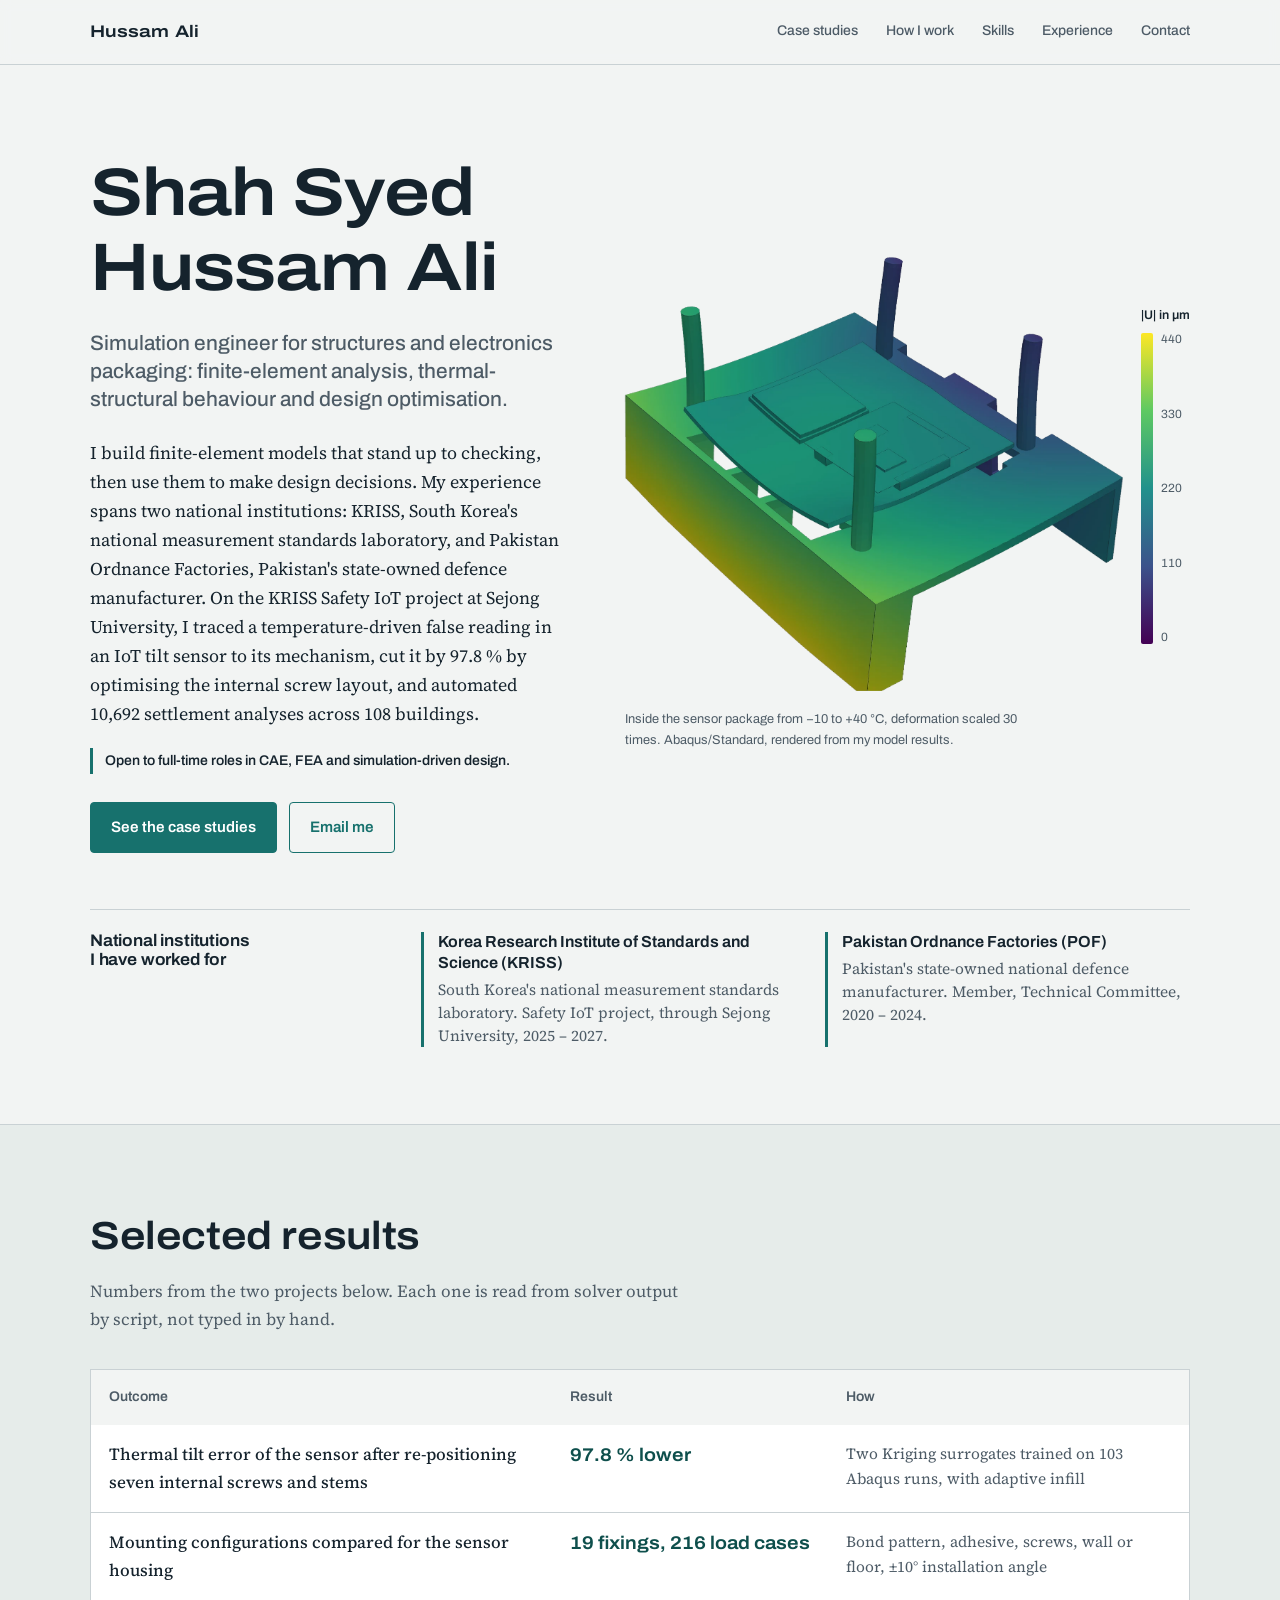
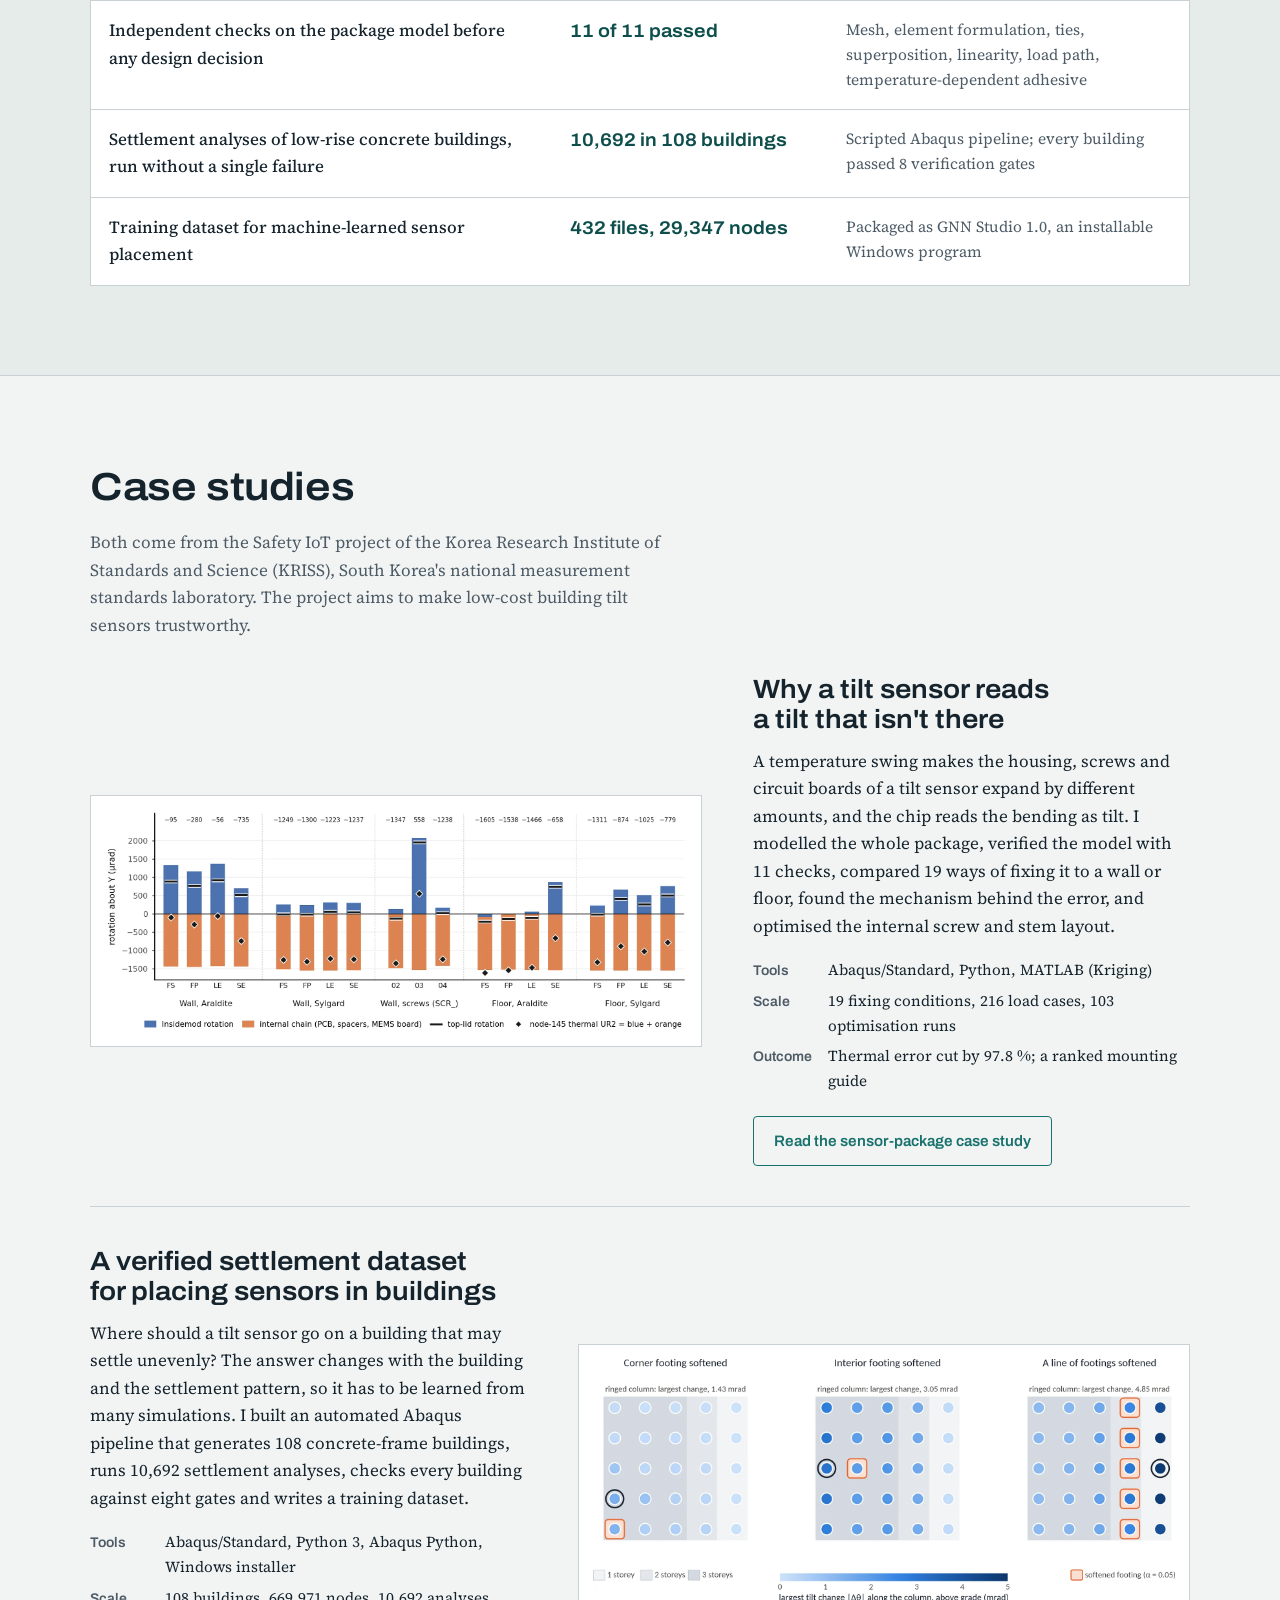
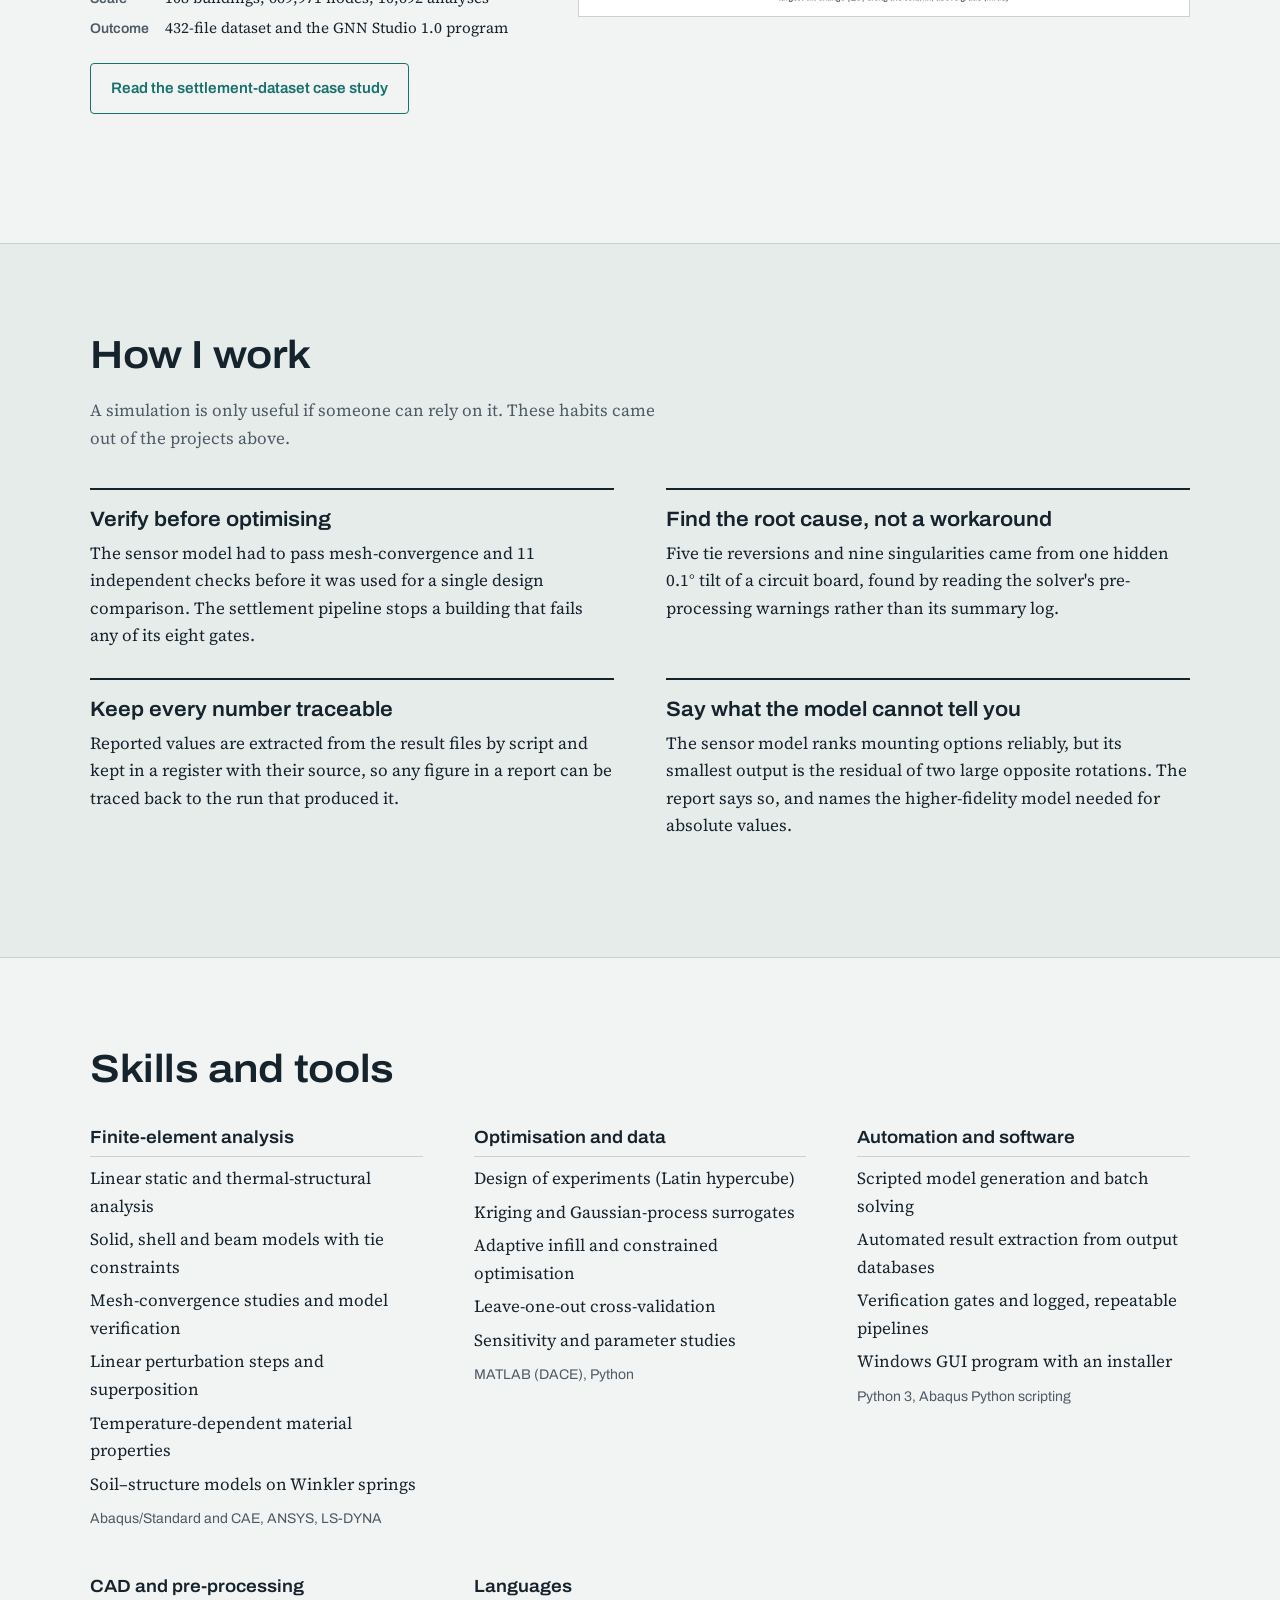
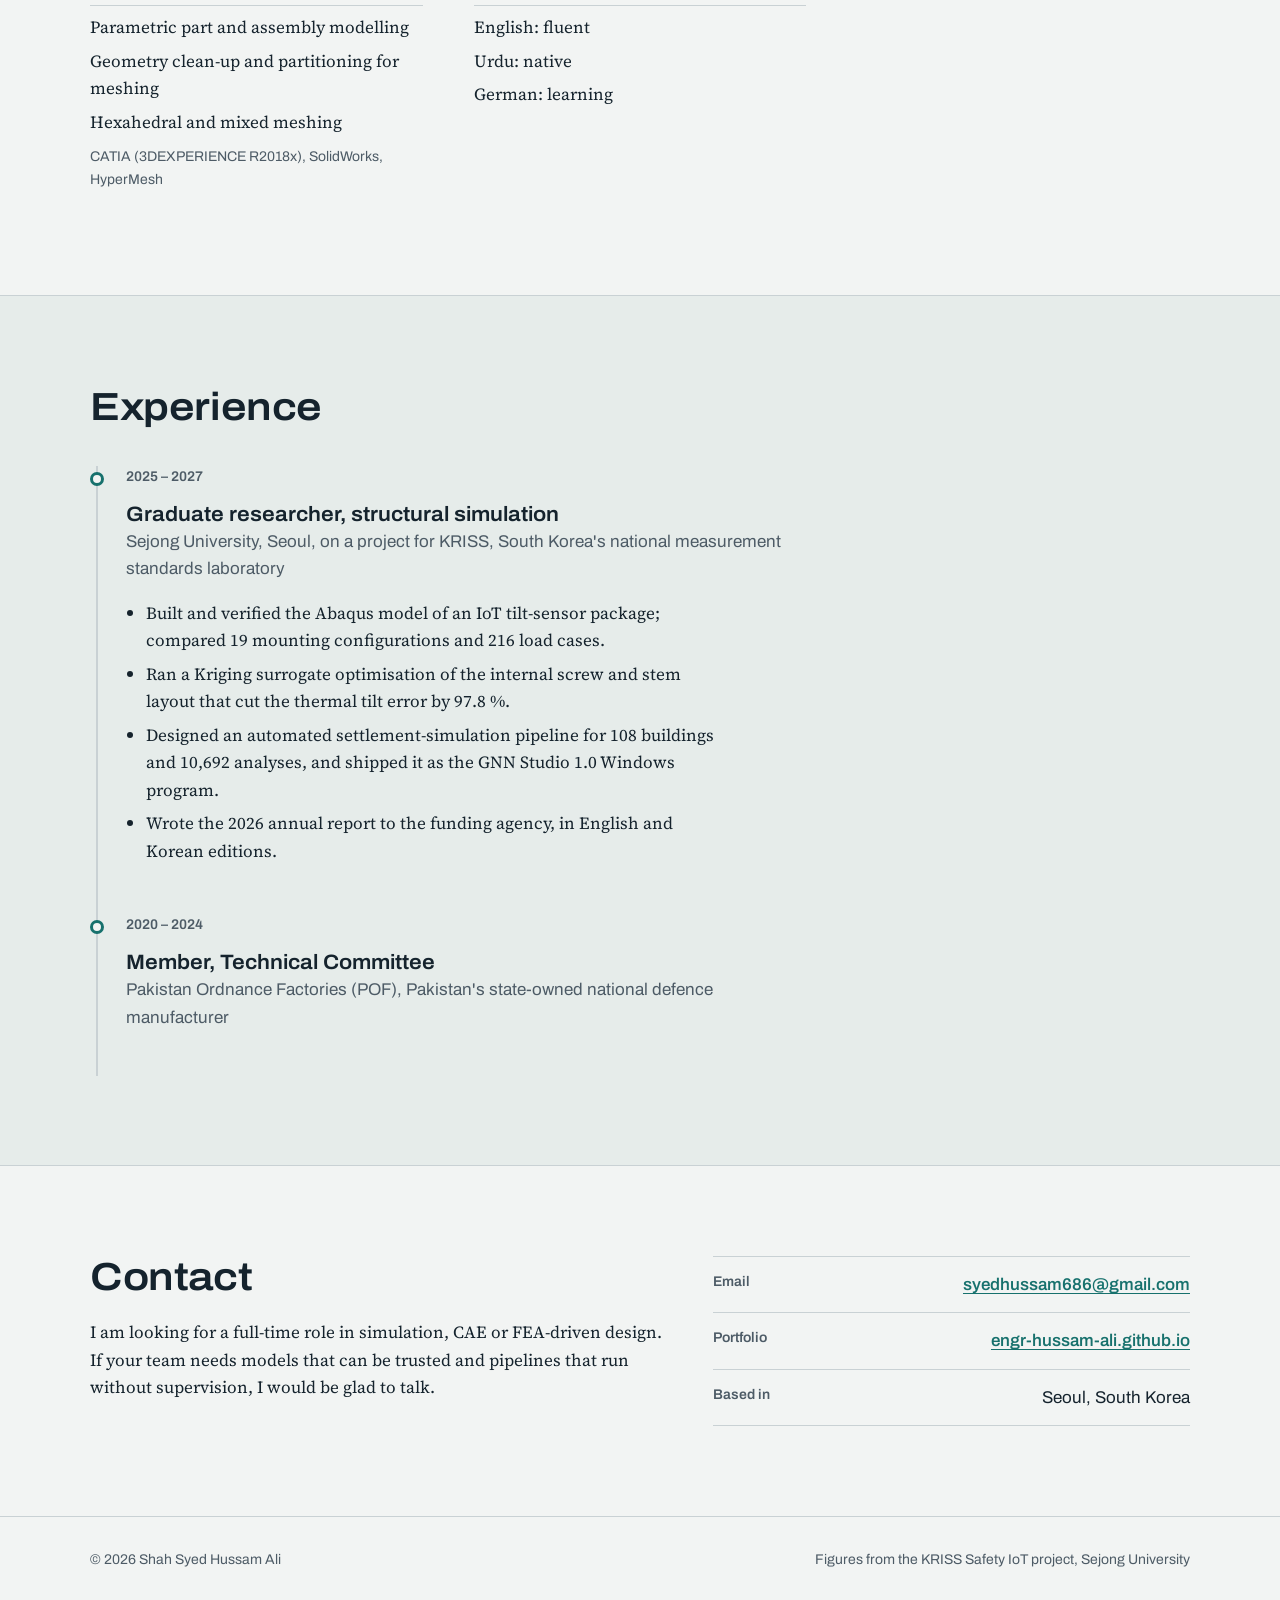
<file: index.html>
<!doctype html>
<html lang="en">
<head>
<meta charset="utf-8">
<meta name="viewport" content="width=device-width, initial-scale=1">
<title>Shah Syed Hussam Ali – Simulation Engineer (FEA, thermal-structural, optimisation)</title>
<meta name="description" content="Portfolio of Shah Syed Hussam Ali, simulation engineer with experience at KRISS (South Korea's national measurement standards laboratory) and Pakistan Ordnance Factories: Abaqus finite-element analysis, thermal-structural behaviour of electronics packaging, Kriging-based design optimisation and automated analysis pipelines. Open to full-time simulation and CAE roles.">
<link rel="canonical" href="https://engr-hussam-ali.github.io/">
<meta property="og:type" content="website">
<meta property="og:title" content="Shah Syed Hussam Ali – Simulation Engineer">
<meta property="og:description" content="FEA, thermal-structural analysis, surrogate-based design optimisation and analysis automation. Case studies with real model results.">
<meta property="og:url" content="https://engr-hussam-ali.github.io/">
<meta property="og:image" content="https://engr-hussam-ali.github.io/assets/img/og-image.png">
<meta name="twitter:card" content="summary_large_image">
<meta name="theme-color" content="#F2F4F3">
<link rel="icon" href="assets/img/favicon.svg" type="image/svg+xml">
<link rel="preload" href="assets/fonts/archivo-latin-standard-normal.woff2" as="font" type="font/woff2" crossorigin>
<link rel="stylesheet" href="assets/css/site.css">
<script type="application/ld+json">
{
  "@context": "https://schema.org",
  "@type": "Person",
  "name": "Shah Syed Hussam Ali",
  "jobTitle": "Simulation Engineer",
  "url": "https://engr-hussam-ali.github.io/",
  "email": "mailto:syedhussam686@gmail.com",
  "affiliation": { "@type": "CollegeOrUniversity", "name": "Sejong University" },
  "knowsAbout": ["Finite element analysis", "Abaqus", "Thermal-structural analysis", "Design optimisation", "Kriging surrogate models", "Design of experiments", "Python", "MATLAB"]
}
</script>
</head>
<body>
<a class="skip" href="#main">Skip to content</a>

<header class="site-header">
  <div class="wrap">
    <a class="wordmark" href="index.html">Hussam Ali</a>
    <button class="nav-toggle" aria-expanded="false" aria-controls="site-nav">Menu</button>
    <nav class="nav" id="site-nav" aria-label="Main">
      <a href="#work">Case studies</a>
      <a href="#approach">How I work</a>
      <a href="#skills">Skills</a>
      <a href="#experience">Experience</a>
      <a href="#contact">Contact</a>
    </nav>
  </div>
</header>

<main id="main">

<section class="hero">
  <div class="wrap">
    <div class="hero-text">
      <h1><span>Shah Syed</span> <span>Hussam Ali</span></h1>
      <p class="role">Simulation engineer for structures and electronics packaging: finite-element analysis, thermal-structural behaviour and design optimisation.</p>
      <p class="lede">I build finite-element models that stand up to checking, then use them to make design decisions. My experience spans two national institutions: KRISS, South Korea's national measurement standards laboratory, and Pakistan Ordnance Factories, Pakistan's state-owned defence manufacturer. On the KRISS Safety IoT project at Sejong University, I traced a temperature-driven false reading in an IoT tilt sensor to its mechanism, cut it by 97.8&nbsp;% by optimising the internal screw layout, and automated 10,692 settlement analyses across 108 buildings.</p>
      <p class="availability">Open to full-time roles in CAE, FEA and simulation-driven design.</p>
      <div class="actions">
        <a class="btn primary" href="#work">See the case studies</a>
        <a class="btn" href="mailto:syedhussam686@gmail.com">Email me</a>
      </div>
    </div>
    <figure class="hero-figure">
      <img src="assets/img/hero-package.webp" width="1400" height="1221"
           alt="Finite-element result: the board stack, housing frame and four stems of the tilt-sensor package, deformed under a 50 °C temperature rise and coloured by displacement from dark purple (none) to yellow (largest).">
      <div class="legend" aria-hidden="true">
        <span class="legend-title">|U| in µm</span>
        <span class="legend-bar"></span>
        <span class="legend-ticks"><span>0</span><span>110</span><span>220</span><span>330</span><span>440</span></span>
      </div>
      <figcaption>Inside the sensor package from −10 to +40&nbsp;°C, deformation scaled 30 times. Abaqus/Standard, rendered from my model results.</figcaption>
    </figure>
  </div>
  <div class="wrap orgs-wrap">
    <section class="orgs" aria-labelledby="orgs-h">
      <h2 id="orgs-h">National institutions I have worked for</h2>
      <div class="org">
        <p class="org-name">Korea Research Institute of Standards and Science (KRISS)</p>
        <p class="org-what">South Korea's national measurement standards laboratory. Safety IoT project, through Sejong University, 2025 – 2027.</p>
      </div>
      <div class="org">
        <p class="org-name">Pakistan Ordnance Factories (POF)</p>
        <p class="org-what">Pakistan's state-owned national defence manufacturer. Member, Technical Committee, 2020 – 2024.</p>
      </div>
    </section>
  </div>
</section>

<section class="section band" id="results" aria-labelledby="results-h">
  <div class="wrap">
    <div class="section-intro">
      <h2 id="results-h">Selected results</h2>
      <p>Numbers from the two projects below. Each one is read from solver output by script, not typed in by hand.</p>
    </div>
    <div class="table-scroll">
    <table class="results">
      <thead><tr><th scope="col">Outcome</th><th scope="col">Result</th><th scope="col">How</th></tr></thead>
      <tbody>
        <tr><th scope="row">Thermal tilt error of the sensor after re-positioning seven internal screws and stems</th><td class="value">97.8&nbsp;% lower</td><td class="method">Two Kriging surrogates trained on 103 Abaqus runs, with adaptive infill</td></tr>
        <tr><th scope="row">Mounting configurations compared for the sensor housing</th><td class="value">19 fixings, 216 load cases</td><td class="method">Bond pattern, adhesive, screws, wall or floor, ±10° installation angle</td></tr>
        <tr><th scope="row">Independent checks on the package model before any design decision</th><td class="value">11 of 11 passed</td><td class="method">Mesh, element formulation, ties, superposition, linearity, load path, temperature-dependent adhesive</td></tr>
        <tr><th scope="row">Settlement analyses of low-rise concrete buildings, run without a single failure</th><td class="value">10,692 in 108 buildings</td><td class="method">Scripted Abaqus pipeline; every building passed 8 verification gates</td></tr>
        <tr><th scope="row">Training dataset for machine-learned sensor placement</th><td class="value">432 files, 29,347 nodes</td><td class="method">Packaged as GNN Studio 1.0, an installable Windows program</td></tr>
      </tbody>
    </table>
    </div>
  </div>
</section>

<section class="section" id="work" aria-labelledby="work-h">
  <div class="wrap">
    <div class="section-intro">
      <h2 id="work-h">Case studies</h2>
      <p>Both come from the Safety IoT project of the Korea Research Institute of Standards and Science (KRISS), South Korea's national measurement standards laboratory. The project aims to make low-cost building tilt sensors trustworthy.</p>
    </div>

    <article class="case">
      <figure class="case-figure">
        <img src="assets/img/fig-2-12.webp" width="1800" height="685" loading="lazy"
             alt="Bar chart for 19 fixing conditions showing how the housing rotation (blue) cancels part of the internal board rotation (orange), giving the sensor's thermal output.">
      </figure>
      <div>
        <h3><a href="tilt-sensor.html">Why a tilt sensor reads a tilt that isn't there</a></h3>
        <p>A temperature swing makes the housing, screws and circuit boards of a tilt sensor expand by different amounts, and the chip reads the bending as tilt. I modelled the whole package, verified the model with 11 checks, compared 19 ways of fixing it to a wall or floor, found the mechanism behind the error, and optimised the internal screw and stem layout.</p>
        <dl class="facts">
          <dt>Tools</dt><dd>Abaqus/Standard, Python, MATLAB (Kriging)</dd>
          <dt>Scale</dt><dd>19 fixing conditions, 216 load cases, 103 optimisation runs</dd>
          <dt>Outcome</dt><dd>Thermal error cut by 97.8&nbsp;%; a ranked mounting guide</dd>
        </dl>
        <a class="btn" href="tilt-sensor.html">Read the sensor-package case study</a>
      </div>
    </article>

    <article class="case flip">
      <figure class="case-figure">
        <img src="assets/img/fig-2-18.webp" width="1800" height="752" loading="lazy"
             alt="Plan views of building B34 showing the largest tilt change along each column for three settlement patterns; the column with the largest change moves with the pattern.">
      </figure>
      <div>
        <h3><a href="settlement-dataset.html">A verified settlement dataset for placing sensors in buildings</a></h3>
        <p>Where should a tilt sensor go on a building that may settle unevenly? The answer changes with the building and the settlement pattern, so it has to be learned from many simulations. I built an automated Abaqus pipeline that generates 108 concrete-frame buildings, runs 10,692 settlement analyses, checks every building against eight gates and writes a training dataset.</p>
        <dl class="facts">
          <dt>Tools</dt><dd>Abaqus/Standard, Python 3, Abaqus Python, Windows installer</dd>
          <dt>Scale</dt><dd>108 buildings, 669,971 nodes, 10,692 analyses</dd>
          <dt>Outcome</dt><dd>432-file dataset and the GNN Studio 1.0 program</dd>
        </dl>
        <a class="btn" href="settlement-dataset.html">Read the settlement-dataset case study</a>
      </div>
    </article>
  </div>
</section>

<section class="section band" id="approach" aria-labelledby="approach-h">
  <div class="wrap">
    <div class="section-intro">
      <h2 id="approach-h">How I work</h2>
      <p>A simulation is only useful if someone can rely on it. These habits came out of the projects above.</p>
    </div>
    <div class="principles">
      <div class="principle">
        <h3>Verify before optimising</h3>
        <p>The sensor model had to pass mesh-convergence and 11 independent checks before it was used for a single design comparison. The settlement pipeline stops a building that fails any of its eight gates.</p>
      </div>
      <div class="principle">
        <h3>Find the root cause, not a workaround</h3>
        <p>Five tie reversions and nine singularities came from one hidden 0.1° tilt of a circuit board, found by reading the solver's pre-processing warnings rather than its summary log.</p>
      </div>
      <div class="principle">
        <h3>Keep every number traceable</h3>
        <p>Reported values are extracted from the result files by script and kept in a register with their source, so any figure in a report can be traced back to the run that produced it.</p>
      </div>
      <div class="principle">
        <h3>Say what the model cannot tell you</h3>
        <p>The sensor model ranks mounting options reliably, but its smallest output is the residual of two large opposite rotations. The report says so, and names the higher-fidelity model needed for absolute values.</p>
      </div>
    </div>
  </div>
</section>

<section class="section" id="skills" aria-labelledby="skills-h">
  <div class="wrap">
    <div class="section-intro"><h2 id="skills-h">Skills and tools</h2></div>
    <div class="skills">
      <div>
        <h3>Finite-element analysis</h3>
        <ul>
          <li>Linear static and thermal-structural analysis</li>
          <li>Solid, shell and beam models with tie constraints</li>
          <li>Mesh-convergence studies and model verification</li>
          <li>Linear perturbation steps and superposition</li>
          <li>Temperature-dependent material properties</li>
          <li>Soil–structure models on Winkler springs</li>
        </ul>
        <p class="tools">Abaqus/Standard and CAE, ANSYS, LS-DYNA</p>
      </div>
      <div>
        <h3>Optimisation and data</h3>
        <ul>
          <li>Design of experiments (Latin hypercube)</li>
          <li>Kriging and Gaussian-process surrogates</li>
          <li>Adaptive infill and constrained optimisation</li>
          <li>Leave-one-out cross-validation</li>
          <li>Sensitivity and parameter studies</li>
        </ul>
        <p class="tools">MATLAB (DACE), Python</p>
      </div>
      <div>
        <h3>Automation and software</h3>
        <ul>
          <li>Scripted model generation and batch solving</li>
          <li>Automated result extraction from output databases</li>
          <li>Verification gates and logged, repeatable pipelines</li>
          <li>Windows GUI program with an installer</li>
        </ul>
        <p class="tools">Python 3, Abaqus Python scripting</p>
      </div>
      <div>
        <h3>CAD and pre-processing</h3>
        <ul>
          <li>Parametric part and assembly modelling</li>
          <li>Geometry clean-up and partitioning for meshing</li>
          <li>Hexahedral and mixed meshing</li>
        </ul>
        <p class="tools">CATIA (3DEXPERIENCE R2018x), SolidWorks, HyperMesh</p>
      </div>
      <div>
        <h3>Languages</h3>
        <ul>
          <li>English: fluent</li>
          <li>Urdu: native</li>
          <li>German: learning</li>
        </ul>
      </div>
    </div>
  </div>
</section>

<section class="section band" id="experience" aria-labelledby="experience-h">
  <div class="wrap">
    <div class="section-intro"><h2 id="experience-h">Experience</h2></div>
    <div class="timeline">
      <div class="entry">
        <p class="when">2025 – 2027</p>
        <h3>Graduate researcher, structural simulation</h3>
        <p class="where">Sejong University, Seoul, on a project for KRISS, South Korea's national measurement standards laboratory</p>
        <ul>
          <li>Built and verified the Abaqus model of an IoT tilt-sensor package; compared 19 mounting configurations and 216 load cases.</li>
          <li>Ran a Kriging surrogate optimisation of the internal screw and stem layout that cut the thermal tilt error by 97.8&nbsp;%.</li>
          <li>Designed an automated settlement-simulation pipeline for 108 buildings and 10,692 analyses, and shipped it as the GNN Studio 1.0 Windows program.</li>
          <li>Wrote the 2026 annual report to the funding agency, in English and Korean editions.</li>
        </ul>
      </div>
      <div class="entry">
        <p class="when">2020 – 2024</p>
        <h3>Member, Technical Committee</h3>
        <p class="where">Pakistan Ordnance Factories (POF), Pakistan's state-owned national defence manufacturer</p>
      </div>
    </div>
  </div>
</section>

<section class="section" id="contact" aria-labelledby="contact-h">
  <div class="wrap contact">
    <div>
      <h2 id="contact-h">Contact</h2>
      <p>I am looking for a full-time role in simulation, CAE or FEA-driven design. If your team needs models that can be trusted and pipelines that run without supervision, I would be glad to talk.</p>
    </div>
    <ul class="contact-list">
      <li><span class="label">Email</span><a href="mailto:syedhussam686@gmail.com">syedhussam686@gmail.com</a></li>
      <li><span class="label">Portfolio</span><a href="https://engr-hussam-ali.github.io/">engr-hussam-ali.github.io</a></li>
      <li><span class="label">Based in</span><span class="ui">Seoul, South Korea</span></li>
    </ul>
  </div>
</section>

</main>

<footer class="site-footer">
  <div class="wrap">
    <p>© 2026 Shah Syed Hussam Ali</p>
    <p>Figures from the KRISS Safety IoT project, Sejong University</p>
  </div>
</footer>

<script src="assets/js/site.js" defer></script>
</body>
</html>
</file>
<file: assets/css/site.css>
/* Portfolio of Shah Syed Hussam Ali — one stylesheet for every page.
   Design notes and how to extend it: see PORTFOLIO_GUIDE.md in the repository root. */

/* ---------- Fonts (self-hosted, SIL Open Font License; no Google Fonts requests) ---------- */
@font-face {
  font-family: "Archivo";
  src: url("../fonts/archivo-latin-standard-normal.woff2") format("woff2");
  font-weight: 100 900; font-stretch: 62% 125%; font-style: normal; font-display: swap;
  unicode-range: U+0000-00FF, U+0131, U+0152-0153, U+02BB-02BC, U+02C6, U+02DA, U+02DC, U+0304, U+0308, U+0329, U+2000-206F, U+20AC, U+2122, U+2191, U+2193, U+2212, U+2215, U+FEFF, U+FFFD;
}
@font-face {
  font-family: "Archivo";
  src: url("../fonts/archivo-latin-ext-standard-normal.woff2") format("woff2");
  font-weight: 100 900; font-stretch: 62% 125%; font-style: normal; font-display: swap;
  unicode-range: U+0100-02BA, U+02BD-02C5, U+02C7-02CC, U+02CE-02D7, U+02DD-02FF, U+0304, U+0308, U+0329, U+1D00-1DBF, U+1E00-1E9F, U+1EF2-1EFF, U+2020, U+20A0-20AB, U+20AD-20C0, U+2113, U+2C60-2C7F, U+A720-A7FF;
}
@font-face {
  font-family: "Source Serif 4";
  src: url("../fonts/source-serif-4-latin-opsz-normal.woff2") format("woff2");
  font-weight: 200 900; font-style: normal; font-display: swap;
  unicode-range: U+0000-00FF, U+0131, U+0152-0153, U+02BB-02BC, U+02C6, U+02DA, U+02DC, U+0304, U+0308, U+0329, U+2000-206F, U+20AC, U+2122, U+2191, U+2193, U+2212, U+2215, U+FEFF, U+FFFD;
}
@font-face {
  font-family: "Source Serif 4";
  src: url("../fonts/source-serif-4-latin-ext-opsz-normal.woff2") format("woff2");
  font-weight: 200 900; font-style: normal; font-display: swap;
  unicode-range: U+0100-02BA, U+02BD-02C5, U+02C7-02CC, U+02CE-02D7, U+02DD-02FF, U+0304, U+0308, U+0329, U+1D00-1DBF, U+1E00-1E9F, U+1EF2-1EFF, U+2020, U+20A0-20AB, U+20AD-20C0, U+2113, U+2C60-2C7F, U+A720-A7FF;
}
@font-face {
  font-family: "Source Serif 4";
  src: url("../fonts/source-serif-4-latin-opsz-italic.woff2") format("woff2");
  font-weight: 200 900; font-style: italic; font-display: swap;
}

/* ---------- Tokens ---------- */
:root {
  --paper: #F2F4F3;        /* page background: cool, like report paper under daylight */
  --paper-deep: #E6ECEA;   /* bands that separate major sections */
  --sheet: #FFFFFF;        /* figure mounts and tables */
  --ink: #15232D;          /* text */
  --graphite: #4D5B66;     /* secondary text, captions */
  --rule: #C9D1D4;         /* hairlines */
  --accent: #17716D;       /* links and actions: viridis teal, darkened for AA contrast */
  --accent-ink: #0E4F4C;
  --field: linear-gradient(to top, #440154 0%, #3B528B 25%, #21918C 50%, #5EC962 75%, #FDE725 100%);
  --field-h: linear-gradient(to right, #440154 0%, #3B528B 25%, #21918C 50%, #5EC962 75%, #FDE725 100%);

  --font-display: "Archivo", "Helvetica Neue", Arial, sans-serif;
  --font-text: "Source Serif 4", Georgia, "Times New Roman", serif;

  --step--1: 0.875rem;
  --step-0: 1.0625rem;
  --step-1: 1.3rem;
  --step-2: 1.65rem;
  --step-3: clamp(1.9rem, 1.4rem + 1.6vw, 2.45rem);
  --step-4: clamp(2.5rem, 1.6rem + 3.6vw, 4.2rem);

  --measure: 66ch;
  --gutter: clamp(16px, 4vw, 40px);
  --wrap: 1180px;
  --radius: 4px;
}

/* ---------- Base ---------- */
*, *::before, *::after { box-sizing: border-box; }
html { -webkit-text-size-adjust: 100%; scroll-behavior: smooth; scroll-padding-top: 84px; }
body {
  margin: 0;
  background: var(--paper);
  color: var(--ink);
  font-family: var(--font-text);
  font-size: var(--step-0);
  line-height: 1.62;
  font-optical-sizing: auto;
  text-rendering: optimizeLegibility;
}
img { max-width: 100%; height: auto; display: block; }
a { color: var(--accent); text-underline-offset: 0.18em; text-decoration-thickness: 1px; }
a:hover { color: var(--accent-ink); text-decoration-thickness: 2px; }
:focus-visible { outline: 3px solid var(--accent); outline-offset: 3px; border-radius: 2px; }
p { margin: 0 0 1em; max-width: var(--measure); }
ul, ol { padding-left: 1.2em; max-width: var(--measure); }
li { margin-bottom: 0.35em; }
strong { font-weight: 650; }
sub, sup { line-height: 0; }

h1, h2, h3, h4 {
  font-family: var(--font-display);
  color: var(--ink);
  line-height: 1.12;
  margin: 0 0 0.5em;
  text-wrap: balance;
}
h1 { font-size: var(--step-4); font-weight: 640; font-stretch: 116%; letter-spacing: -0.015em; }
h2 { font-size: var(--step-3); font-weight: 620; font-stretch: 112%; letter-spacing: -0.01em; }
h3 { font-size: var(--step-1); font-weight: 620; font-stretch: 106%; }
h4 { font-size: var(--step-0); font-weight: 650; font-stretch: 100%; }

.wrap { max-width: var(--wrap); margin: 0 auto; padding: 0 var(--gutter); }
.ui { font-family: var(--font-display); font-stretch: 100%; }
.num { font-family: var(--font-display); font-variant-numeric: tabular-nums lining-nums; }
.skip { position: absolute; left: -999px; top: 8px; background: var(--ink); color: #fff; padding: 8px 14px; z-index: 50; }
.skip:focus { left: 8px; }

/* ---------- Header ---------- */
.site-header {
  position: sticky; top: 0; z-index: 20;
  background: color-mix(in srgb, var(--paper) 92%, transparent);
  backdrop-filter: blur(6px);
  border-bottom: 1px solid var(--rule);
}
.site-header .wrap { display: flex; align-items: center; justify-content: space-between; min-height: 64px; gap: 24px; }
.wordmark {
  font-family: var(--font-display); font-weight: 650; font-stretch: 118%;
  color: var(--ink); text-decoration: none; font-size: 1.05rem; letter-spacing: 0.005em;
}
.wordmark:hover { color: var(--ink); }
.nav { display: flex; gap: 28px; align-items: center; }
.nav a {
  font-family: var(--font-display); font-size: var(--step--1); font-weight: 500;
  color: var(--graphite); text-decoration: none; padding: 6px 0; border-bottom: 2px solid transparent;
}
.nav a:hover, .nav a[aria-current="page"] { color: var(--ink); border-bottom-color: var(--accent); }
.nav-toggle {
  display: none; font-family: var(--font-display); font-size: var(--step--1); font-weight: 600;
  background: none; border: 1px solid var(--rule); border-radius: var(--radius); color: var(--ink);
  padding: 8px 12px; cursor: pointer;
}
@media (max-width: 760px) {
  .nav-toggle { display: inline-block; }
  .nav { display: none; position: absolute; left: 0; right: 0; top: 64px; flex-direction: column; align-items: stretch;
         gap: 0; background: var(--paper); border-bottom: 1px solid var(--rule); padding: 8px var(--gutter) 16px; }
  .nav.open { display: flex; }
  .nav a { padding: 12px 0; border-bottom: 1px solid var(--rule); }
}

/* ---------- Buttons ---------- */
.actions { display: flex; flex-wrap: wrap; gap: 12px; margin-top: 28px; }
.btn {
  display: inline-block; font-family: var(--font-display); font-weight: 600; font-size: 0.95rem;
  padding: 12px 20px; border-radius: var(--radius); border: 1.5px solid var(--accent);
  color: var(--accent); background: transparent; text-decoration: none;
}
.btn:hover { background: color-mix(in srgb, var(--accent) 8%, transparent); color: var(--accent-ink); text-decoration: none; }
.btn.primary { background: var(--accent); color: #fff; }
.btn.primary:hover { background: var(--accent-ink); border-color: var(--accent-ink); color: #fff; }

/* ---------- Hero ---------- */
.hero { padding: clamp(40px, 7vw, 96px) 0 clamp(40px, 6vw, 80px); }
.hero .wrap { display: grid; grid-template-columns: minmax(0, 5fr) minmax(0, 6fr); gap: clamp(28px, 5vw, 72px); align-items: center; }
.hero h1 { margin-bottom: 0.35em; }
.hero h1 span { display: block; }
.role { font-family: var(--font-display); font-size: var(--step-1); font-weight: 480; font-stretch: 100%; color: var(--graphite); line-height: 1.35; margin-bottom: 1.2em; }
.lede { font-size: 1.12rem; }
.availability {
  font-family: var(--font-display); font-size: var(--step--1); font-weight: 560; color: var(--ink);
  border-left: 3px solid var(--accent); padding: 2px 0 2px 12px; margin-top: 1.4em;
}
.hero-figure { margin: 0; display: grid; grid-template-columns: minmax(0, 1fr) auto; gap: 18px; align-items: center; }
.hero-figure img { width: 100%; }
.hero-figure figcaption { grid-column: 1 / -1; font-family: var(--font-display); font-size: 0.8rem; color: var(--graphite); max-width: 60ch; }

/* The contour legend: the same viridis scale and limits as the render beside it */
.legend { display: grid; grid-template-columns: 12px auto; grid-template-rows: auto 1fr; column-gap: 8px; height: 78%; min-height: 220px; align-self: center; }
.legend-title { grid-column: 1 / -1; font-family: var(--font-display); font-size: 0.78rem; font-weight: 600; color: var(--ink); margin-bottom: 8px; white-space: nowrap; }
.legend-bar { background: var(--field); border-radius: 2px; transform-origin: bottom; animation: fill-up 1.4s cubic-bezier(.2,.7,.2,1) 0.2s both; }
.legend-ticks { display: flex; flex-direction: column-reverse; justify-content: space-between; font-family: var(--font-display); font-size: 0.75rem; color: var(--graphite); font-variant-numeric: tabular-nums; }
.legend-ticks span { line-height: 1; }
@keyframes fill-up { from { transform: scaleY(0); } to { transform: scaleY(1); } }
.hero-figure img { animation: settle 1.1s ease-out both; }
@keyframes settle { from { opacity: 0; } to { opacity: 1; } }
@media (max-width: 900px) {
  .hero .wrap { grid-template-columns: 1fr; }
  .legend { height: 200px; min-height: 0; }
}

/* National institutions strip under the hero */
.hero .wrap.orgs-wrap { display: block; }
.orgs { display: grid; grid-template-columns: minmax(0, 4fr) minmax(0, 5fr) minmax(0, 5fr); gap: 0 clamp(20px, 3vw, 40px); border-top: 1px solid var(--rule); margin-top: clamp(32px, 5vw, 56px); padding-top: 22px; }
.orgs h2 { font-size: 1.05rem; font-stretch: 104%; font-weight: 640; margin: 0; max-width: 18ch; }
.org { border-left: 3px solid var(--accent); padding: 0 0 0 14px; }
.org p { margin: 0; }
.org-name { font-family: var(--font-display); font-weight: 640; font-size: 1rem; line-height: 1.3; margin-bottom: 4px !important; }
.org-what { color: var(--graphite); font-size: 0.97rem; line-height: 1.5; }
@media (max-width: 900px) { .orgs { grid-template-columns: 1fr; gap: 16px; } .orgs h2 { max-width: none; } }

/* ---------- Sections ---------- */
.section { padding: clamp(48px, 7vw, 96px) 0; }
.band { background: var(--paper-deep); border-top: 1px solid var(--rule); border-bottom: 1px solid var(--rule); }
.section-intro { max-width: var(--measure); margin-bottom: 36px; }
.section-intro p { color: var(--graphite); }

/* Results table: the engineering-report way of showing outcomes */
.results { width: 100%; border-collapse: collapse; background: var(--sheet); border: 1px solid var(--rule); }
.results caption { text-align: left; caption-side: top; }
.results th, .results td { text-align: left; vertical-align: top; padding: 16px 18px; border-bottom: 1px solid var(--rule); }
.results thead th { font-family: var(--font-display); font-size: var(--step--1); font-weight: 600; color: var(--graphite); background: var(--paper); }
.results tbody th { font-weight: 500; font-family: var(--font-text); width: 42%; }
.results td.value { font-family: var(--font-display); font-weight: 640; font-stretch: 108%; font-variant-numeric: tabular-nums; font-size: 1.15rem; white-space: nowrap; color: var(--accent-ink); }
.results td.method { color: var(--graphite); font-size: 0.97rem; }
.results tr:last-child th, .results tr:last-child td { border-bottom: 0; }
@media (max-width: 760px) {
  .results thead { display: none; }
  .results, .results tbody, .results tr, .results th, .results td { display: block; width: 100%; }
  .results tr { border-bottom: 1px solid var(--rule); padding: 8px 0; }
  .results th, .results td { border: 0; padding: 6px 16px; }
  .results td.value { white-space: normal; }
  .results tbody th { width: 100%; font-weight: 600; }
}

/* Case studies on the home page */
.case { display: grid; grid-template-columns: minmax(0, 7fr) minmax(0, 5fr); gap: clamp(24px, 4vw, 56px); align-items: center; padding: 40px 0; border-top: 1px solid var(--rule); }
.case:first-of-type { border-top: 0; padding-top: 0; }
.case.flip { grid-template-columns: minmax(0, 5fr) minmax(0, 7fr); }
.case.flip .case-figure { order: 2; }
.case-figure { margin: 0; background: var(--sheet); border: 1px solid var(--rule); padding: 14px; }
.case h3 { font-size: var(--step-2); font-stretch: 108%; }
.case h3 a { color: inherit; text-decoration: none; }
.case h3 a:hover { color: var(--accent-ink); }
.facts { display: grid; grid-template-columns: max-content 1fr; gap: 6px 16px; margin: 18px 0 22px; font-size: 0.95rem; }
.facts dt { font-family: var(--font-display); font-size: var(--step--1); font-weight: 600; color: var(--graphite); padding-top: 2px; }
.facts dd { margin: 0; }
@media (max-width: 900px) {
  .case, .case.flip { grid-template-columns: 1fr; }
  .case.flip .case-figure { order: 0; }
}

/* Principles */
.principles { display: grid; grid-template-columns: repeat(2, minmax(0, 1fr)); gap: 0 clamp(24px, 4vw, 64px); }
.principle { border-top: 2px solid var(--ink); padding: 18px 0 28px; }
.principle h3 { margin-bottom: 0.4em; }
.principle p { color: var(--ink); margin: 0; }
@media (max-width: 760px) { .principles { grid-template-columns: 1fr; } }

/* Skills */
.skills { display: grid; grid-template-columns: repeat(auto-fit, minmax(250px, 1fr)); gap: 32px clamp(24px, 4vw, 56px); }
.skills h3 { font-size: 1.1rem; padding-bottom: 8px; border-bottom: 1px solid var(--rule); }
.skills ul { list-style: none; padding: 0; margin: 0; }
.skills li { margin: 0 0 6px; }
.skills .tools { font-family: var(--font-display); font-size: var(--step--1); color: var(--graphite); margin-top: 10px; }

/* Experience */
.timeline { border-left: 2px solid var(--rule); margin-left: 6px; }
.entry { position: relative; padding: 0 0 32px 28px; }
.entry::before { content: ""; position: absolute; left: -8px; top: 6px; width: 14px; height: 14px; border-radius: 50%; background: var(--paper); border: 3px solid var(--accent); }
.entry .when { font-family: var(--font-display); font-size: var(--step--1); font-weight: 600; color: var(--graphite); }
.entry h3 { margin: 4px 0 2px; }
.entry .where { font-family: var(--font-display); color: var(--graphite); margin-bottom: 12px; }

/* Contact */
.contact { display: grid; grid-template-columns: minmax(0, 6fr) minmax(0, 5fr); gap: clamp(24px, 4vw, 64px); align-items: start; }
.contact-list { list-style: none; padding: 0; margin: 0; border-top: 1px solid var(--rule); }
.contact-list li { display: flex; justify-content: space-between; gap: 16px; padding: 14px 0; margin: 0; border-bottom: 1px solid var(--rule); flex-wrap: wrap; }
.contact-list .label { font-family: var(--font-display); font-size: var(--step--1); font-weight: 600; color: var(--graphite); }
.contact-list a { font-family: var(--font-display); font-weight: 560; }
@media (max-width: 760px) { .contact { grid-template-columns: 1fr; } }

/* ---------- Case-study pages ---------- */
.study-head { padding: clamp(36px, 6vw, 80px) 0 clamp(24px, 4vw, 48px); border-bottom: 1px solid var(--rule); }
.crumb { font-family: var(--font-display); font-size: var(--step--1); margin-bottom: 18px; display: inline-block; }
.study-head h1 { font-size: clamp(2.1rem, 1.5rem + 2.6vw, 3.4rem); max-width: 22ch; }
.study-head .standfirst { font-size: 1.18rem; color: var(--graphite); max-width: 60ch; }
.study-meta { display: grid; grid-template-columns: repeat(auto-fit, minmax(200px, 1fr)); gap: 18px 32px; margin-top: 28px; padding-top: 22px; border-top: 1px solid var(--rule); }
.study-meta div { font-size: 0.95rem; }
.study-meta dt { font-family: var(--font-display); font-size: var(--step--1); font-weight: 600; color: var(--graphite); margin-bottom: 4px; }
.study-meta dd { margin: 0; }

.study { display: grid; grid-template-columns: 220px minmax(0, 1fr); gap: clamp(24px, 4vw, 56px); padding-top: clamp(32px, 5vw, 64px); padding-bottom: clamp(32px, 5vw, 64px); }
.toc { position: sticky; top: 88px; align-self: start; font-family: var(--font-display); font-size: var(--step--1); }
.toc p { font-weight: 650; color: var(--ink); margin-bottom: 8px; }
.toc ol { list-style: none; padding: 0; margin: 0; border-left: 1px solid var(--rule); }
.toc li { margin: 0; }
.toc a { display: block; padding: 5px 0 5px 14px; color: var(--graphite); text-decoration: none; border-left: 2px solid transparent; margin-left: -1px; }
.toc a:hover, .toc a.active { color: var(--ink); border-left-color: var(--accent); }
@media (max-width: 980px) { .study { grid-template-columns: 1fr; } .toc { display: none; } }

.study section { margin-bottom: clamp(40px, 6vw, 72px); }
.study h2 { padding-top: 6px; }
.study h3 { margin-top: 1.6em; }
.phase-no { font-family: var(--font-display); font-weight: 600; font-stretch: 100%; color: var(--accent); margin-right: 0.4em; }

.key-points { background: var(--sheet); border: 1px solid var(--rule); border-left: 4px solid var(--accent); padding: 20px 24px; margin: 0 0 1.4em; max-width: calc(var(--measure) + 50px); }
.key-points h3 { margin: 0 0 10px; font-size: 1.05rem; }
.key-points ul { margin: 0; }

.fig { margin: 28px 0 32px; background: var(--sheet); border: 1px solid var(--rule); padding: 14px; }
.fig button { all: unset; display: block; width: 100%; cursor: zoom-in; }
.fig button:focus-visible { outline: 3px solid var(--accent); outline-offset: 3px; }
.fig img { width: 100%; }
.fig figcaption { font-family: var(--font-display); font-size: 0.86rem; color: var(--graphite); margin-top: 12px; max-width: 80ch; line-height: 1.45; }
.fig figcaption b { color: var(--ink); font-weight: 650; }
.fig.narrow { max-width: 760px; }

.data { width: 100%; border-collapse: collapse; background: var(--sheet); border: 1px solid var(--rule); margin: 20px 0 8px; font-size: 0.93rem; }
.data caption { caption-side: top; text-align: left; font-family: var(--font-display); font-size: 0.86rem; color: var(--graphite); padding-bottom: 8px; }
.data caption b { color: var(--ink); }
.data th, .data td { padding: 9px 12px; border-bottom: 1px solid var(--rule); text-align: left; vertical-align: top; }
.data thead th { font-family: var(--font-display); font-weight: 600; font-size: 0.84rem; color: var(--graphite); background: var(--paper); }
.data td.n { font-family: var(--font-display); font-variant-numeric: tabular-nums; white-space: nowrap; }
.table-scroll { overflow-x: auto; -webkit-overflow-scrolling: touch; }

.steps { counter-reset: step; list-style: none; padding: 0; max-width: none; display: grid; grid-template-columns: repeat(auto-fit, minmax(240px, 1fr)); gap: 0 32px; }
.steps li { counter-increment: step; position: relative; padding: 14px 0 14px 46px; border-top: 1px solid var(--rule); margin: 0; }
.steps li::before { content: counter(step); position: absolute; left: 0; top: 12px; width: 30px; height: 30px; border-radius: 50%; background: var(--ink); color: #fff; font-family: var(--font-display); font-weight: 650; font-size: 0.9rem; display: grid; place-items: center; }
.steps b { font-family: var(--font-display); font-weight: 650; display: block; }

.next-study { border-top: 1px solid var(--rule); padding: 36px 0 8px; display: flex; justify-content: space-between; gap: 24px; flex-wrap: wrap; font-family: var(--font-display); }
.next-study a { font-weight: 600; font-size: 1.1rem; }

/* Figure viewer */
dialog.viewer { border: 0; padding: 0; background: transparent; max-width: 96vw; max-height: 94vh; }
dialog.viewer::backdrop { background: rgba(21, 35, 45, 0.88); }
dialog.viewer img { max-width: 96vw; max-height: 86vh; width: auto; background: #fff; padding: 12px; }
dialog.viewer p { color: #fff; font-family: var(--font-display); font-size: 0.85rem; margin: 10px 4px 0; max-width: 90ch; }
dialog.viewer button { position: fixed; top: 16px; right: 16px; font-family: var(--font-display); font-weight: 600; background: #fff; color: var(--ink); border: 0; border-radius: var(--radius); padding: 10px 14px; cursor: pointer; }

/* ---------- Footer ---------- */
.site-footer { border-top: 1px solid var(--rule); padding: 32px 0 48px; font-family: var(--font-display); font-size: var(--step--1); color: var(--graphite); }
.site-footer .wrap { display: flex; justify-content: space-between; gap: 16px; flex-wrap: wrap; }
.site-footer p { margin: 0; max-width: none; }

@media (prefers-reduced-motion: reduce) {
  html { scroll-behavior: auto; }
  *, *::before, *::after { animation: none !important; transition: none !important; }
}
@media print {
  .site-header, .toc, .actions, .next-study, .nav-toggle { display: none !important; }
  body { background: #fff; font-size: 11pt; }
  .band { background: #fff; }
  .fig, .case-figure { break-inside: avoid; }
}
</file>
